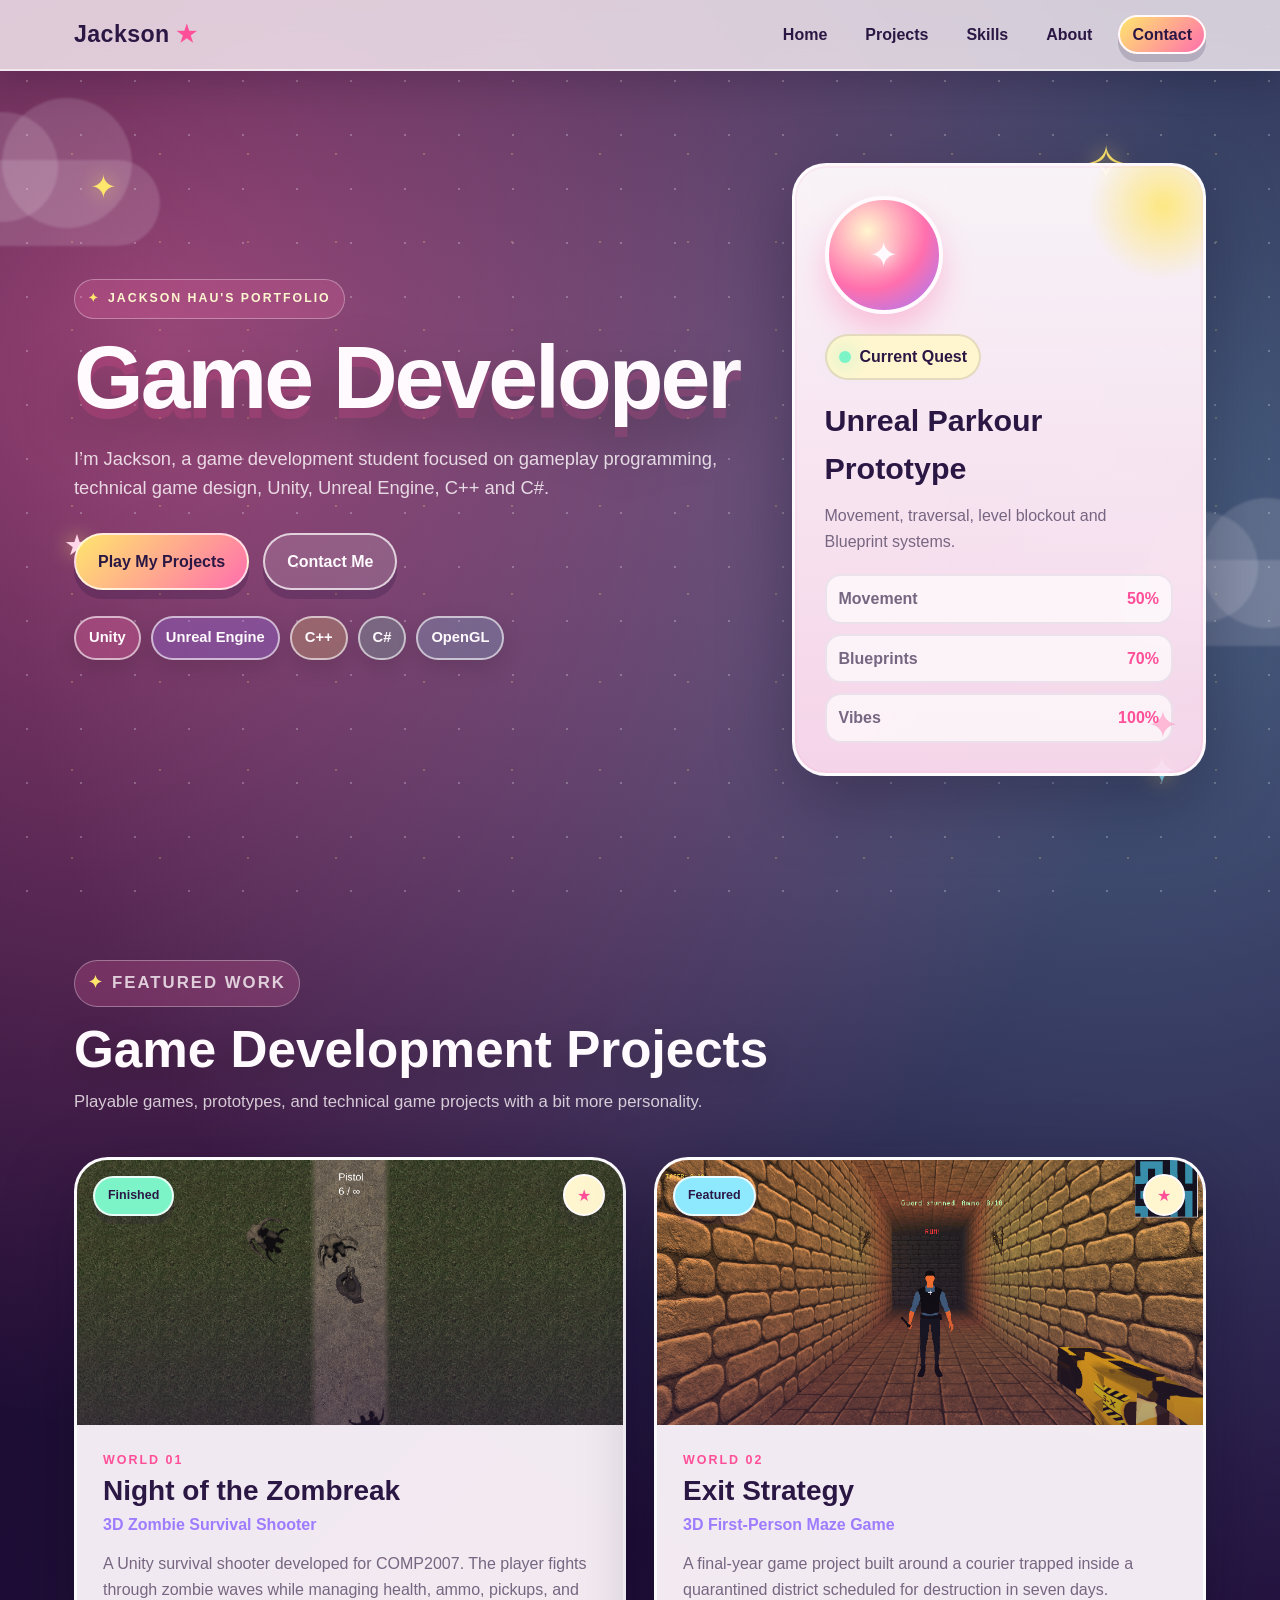
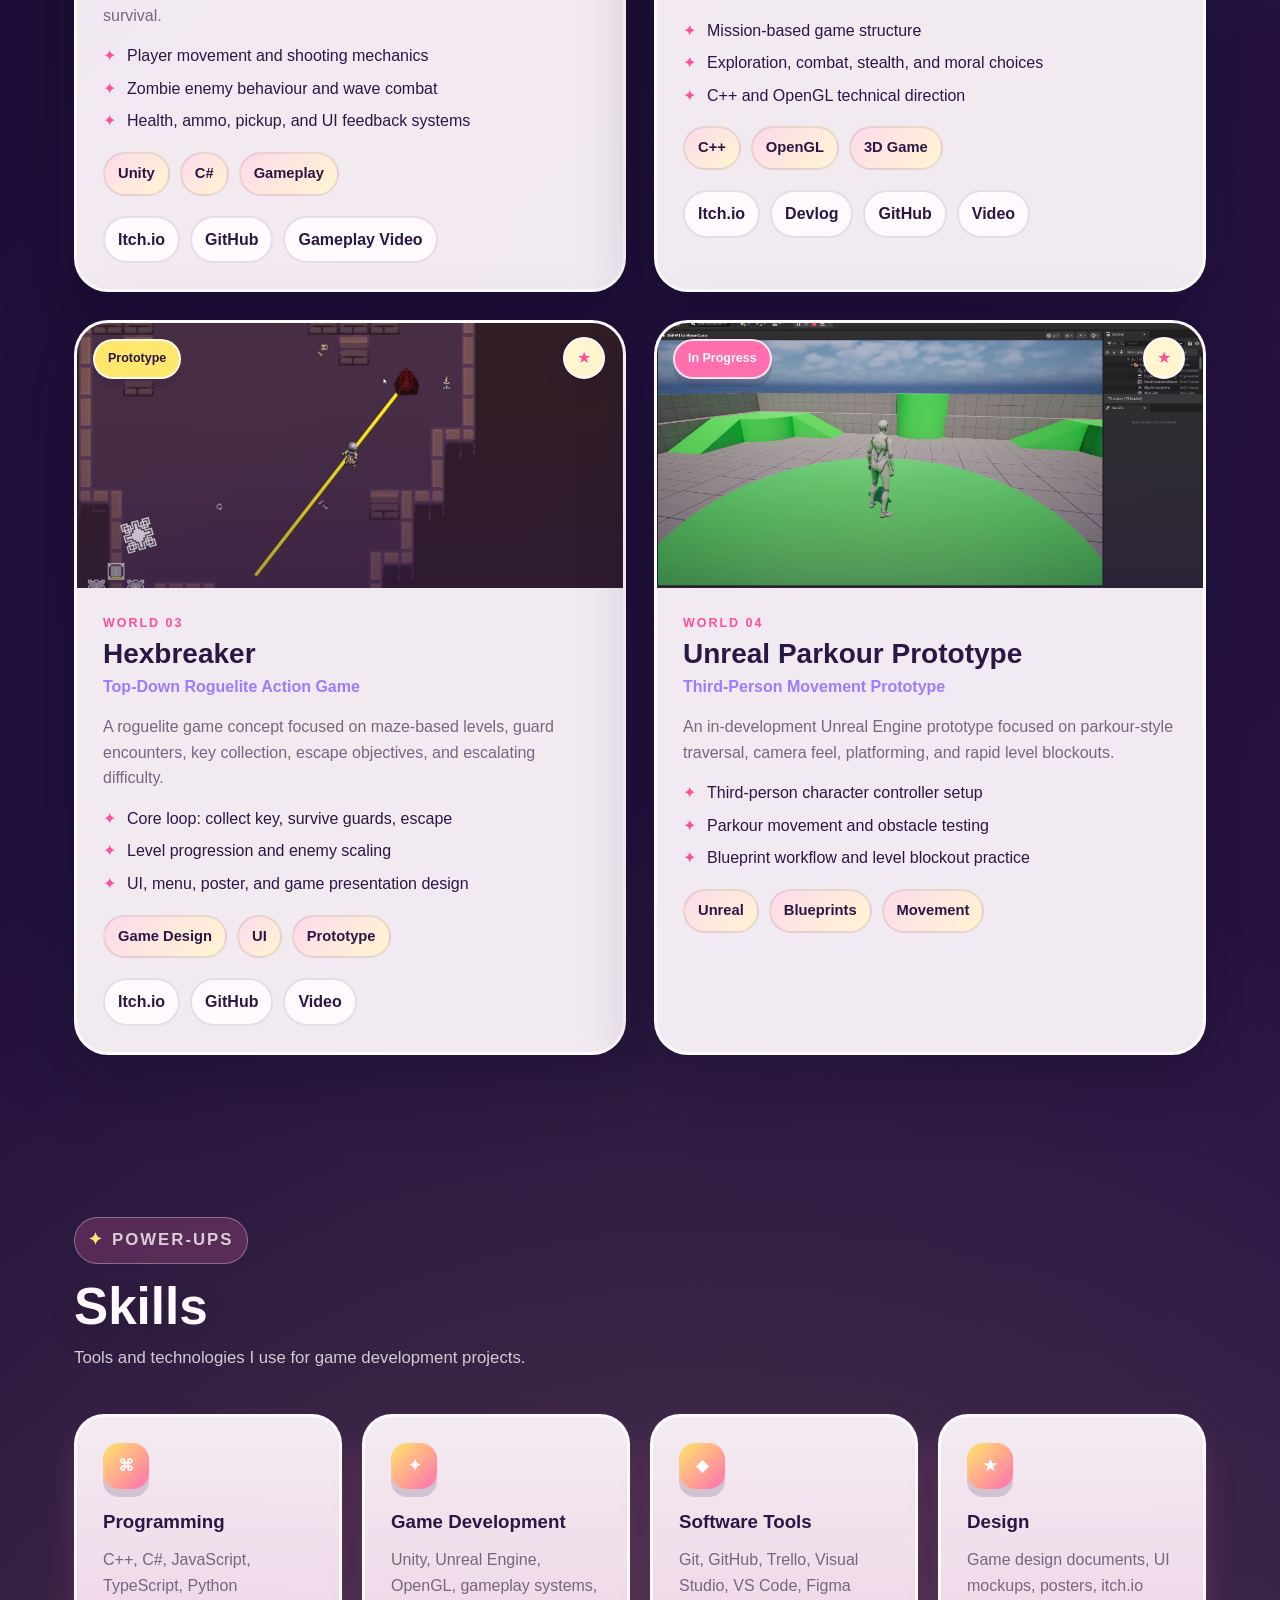
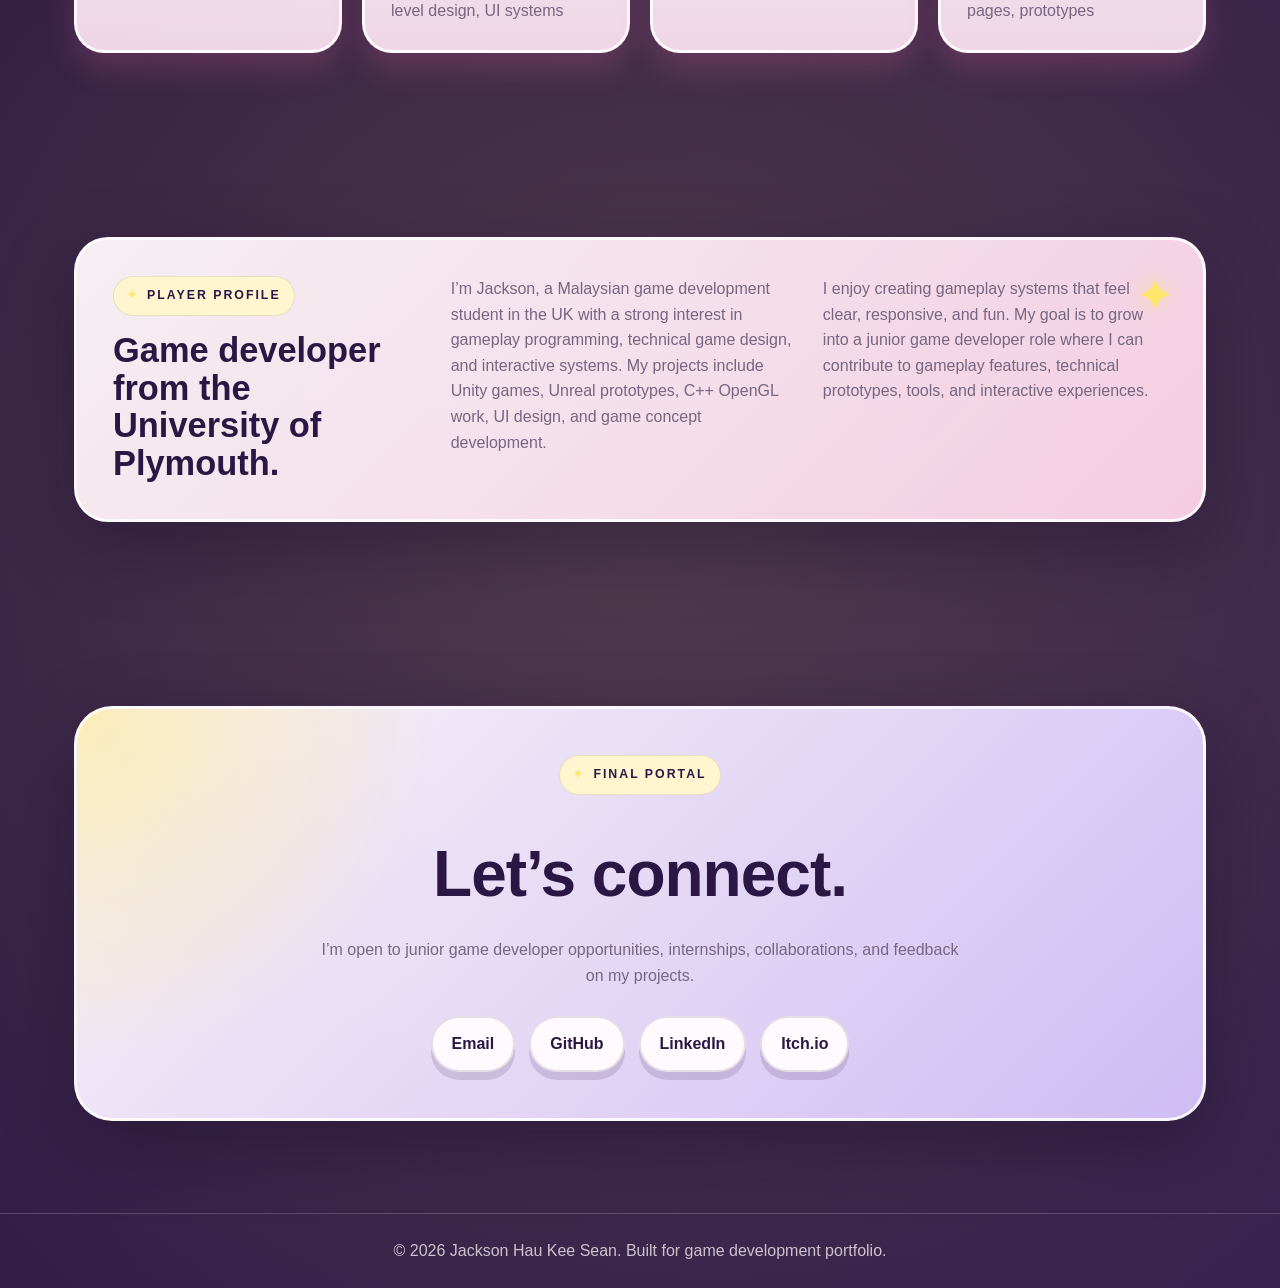
<file: index.html>
<!DOCTYPE html>
<html lang="en">
<head>
  <meta charset="UTF-8" />
  <meta name="viewport" content="width=device-width, initial-scale=1.0" />
  <title>Jackson Hau Kee Sean | Game Developer Portfolio</title>
  <link rel="stylesheet" href="style.css" />
</head>

<body>
  <div class="background-decor" aria-hidden="true">
    <span class="cloud cloud-one"></span>
    <span class="cloud cloud-two"></span>
    <span class="star star-one">✦</span>
    <span class="star star-two">✧</span>
    <span class="star star-three">★</span>
    <span class="star star-four">✦</span>
  </div>

  <header class="header">
    <nav class="nav">
      <a href="#home" class="logo">Jackson<span>★</span></a>

      <button class="menu-btn" id="menuBtn" aria-label="Toggle navigation">
        ☰
      </button>

      <ul class="nav-links" id="navLinks">
        <li><a href="#home">Home</a></li>
        <li><a href="#projects">Projects</a></li>
        <li><a href="#skills">Skills</a></li>
        <li><a href="#about">About</a></li>
        <li><a href="#contact" class="nav-cta">Contact</a></li>
      </ul>
    </nav>
  </header>

  <main>
    <!-- HERO -->
    <section id="home" class="hero section">
      <div class="hero-content reveal">
        <p class="eyebrow">Jackson Hau's Portfolio</p>
        <h1>Game Developer</h1>
        <p class="hero-text">
          I’m Jackson, a game development student focused on gameplay programming,
          technical game design, Unity, Unreal Engine, C++ and C#.
        </p>

        <div class="hero-buttons">
          <a href="#projects" class="btn primary-btn">Play My Projects</a>
          <a href="#contact" class="btn secondary-btn">Contact Me</a>
        </div>

        <div class="hero-tags">
          <span>Unity</span>
          <span>Unreal Engine</span>
          <span>C++</span>
          <span>C#</span>
          <span>OpenGL</span>
        </div>
      </div>

      <div class="hero-card reveal">
        <div class="dream-orb">
          <span class="orb-face">✦</span>
        </div>
        <div class="status-line">
          <span class="status-dot"></span>
          <span>Current Quest</span>
        </div>
        <h2>Unreal Parkour Prototype</h2>
        <p>Movement, traversal, level blockout and Blueprint systems.</p>
        <div class="mini-stats">
          <div>
            <span>Movement</span>
            <strong>50%</strong>
          </div>
          <div>
            <span>Blueprints</span>
            <strong>70%</strong>
          </div>
          <div>
            <span>Vibes</span>
            <strong>100%</strong>
          </div>
        </div>
      </div>
    </section>

    <!-- PROJECTS -->
    <section id="projects" class="section">
      <div class="section-heading reveal">
        <p class="eyebrow">Featured Work</p>
        <h2>Game Development Projects</h2>
        <p>
          Playable games, prototypes, and technical game projects with a bit more personality.
        </p>
      </div>

      <div class="projects-grid">
        <!-- PROJECT 1 -->
        <article class="project-card reveal">
          <div class="project-image">
            <img src="assets/night-zombreak.png" alt="Night of the Zombreak screenshot" />
            <span class="badge finished">Finished</span>
          </div>

          <div class="project-content">
            <p class="project-number">World 01</p>
            <h3>Night of the Zombreak</h3>
            <p class="project-type">3D Zombie Survival Shooter</p>

            <p>
              A Unity survival shooter developed for COMP2007. The player fights
              through zombie waves while managing health, ammo, pickups, and survival.
            </p>

            <ul>
              <li>Player movement and shooting mechanics</li>
              <li>Zombie enemy behaviour and wave combat</li>
              <li>Health, ammo, pickup, and UI feedback systems</li>
            </ul>

            <div class="tech-stack">
              <span>Unity</span>
              <span>C#</span>
              <span>Gameplay</span>
            </div>

            <div class="project-links">
              <a href="https://jacksstuffs.itch.io/night-of-the-zombreak" target="_blank">Itch.io</a>
              <a href="https://github.com/JacksonHau/COMP2007-Assessment-2" target="_blank">GitHub</a>
              <a href="https://www.youtube.com/watch?v=iKLEpVbjDRo" target="_blank">Gameplay Video</a>
            </div>
          </div>
        </article>

        <!-- PROJECT 2 -->
        <article class="project-card reveal">
          <div class="project-image">
            <img src="assets/exit-strategy.png" alt="Exit Strategy screenshot" />
            <span class="badge featured">Featured</span>
          </div>

          <div class="project-content">
            <p class="project-number">World 02</p>
            <h3>Exit Strategy</h3>
            <p class="project-type">3D First-Person Maze Game</p>

            <p>
              A final-year game project built around a courier trapped inside a
              quarantined district scheduled for destruction in seven days.
            </p>

            <ul>
              <li>Mission-based game structure</li>
              <li>Exploration, combat, stealth, and moral choices</li>
              <li>C++ and OpenGL technical direction</li>
            </ul>

            <div class="tech-stack">
              <span>C++</span>
              <span>OpenGL</span>
              <span>3D Game</span>
            </div>

            <div class="project-links">
                <a href="https://jacksstuffs.itch.io/exit-strategy" target="_blank">Itch.io</a>
                <a href="https://www.youtube.com/playlist?list=PLltnhxtRLDrI2imisRHv86qoV7T4agoK9" target="_blank">Devlog</a>
                <a href="https://github.com/JacksonHau/COMP3000" target="_blank">GitHub</a>
                <a href="https://youtu.be/eMf52zSyC3E" target="_blank">Video</a>
            </div>
          </div>
        </article>

        <!-- PROJECT 3 -->
        <article class="project-card reveal">
          <div class="project-image">
            <img src="assets/hexbreaker.png" alt="Hexbreaker screenshot" />
            <span class="badge concept">Prototype</span>
          </div>

          <div class="project-content">
            <p class="project-number">World 03</p>
            <h3>Hexbreaker</h3>
            <p class="project-type">Top-Down Roguelite Action Game</p>

            <p>
              A roguelite game concept focused on maze-based levels, guard encounters,
              key collection, escape objectives, and escalating difficulty.
            </p>

            <ul>
              <li>Core loop: collect key, survive guards, escape</li>
              <li>Level progression and enemy scaling</li>
              <li>UI, menu, poster, and game presentation design</li>
            </ul>

            <div class="tech-stack">
              <span>Game Design</span>
              <span>UI</span>
              <span>Prototype</span>
            </div>

            <div class="project-links">
              <a href="https://jacksstuffs.itch.io/hexbreaker" target="_blank">Itch.io</a>
              <a href="https://github.com/JacksonHau/COMP3013" target="_blank">GitHub</a>
              <a href="https://www.youtube.com/watch?v=h_OjVWQOjWg" target="_blank">Video</a>
            </div>
          </div>
        </article>

        <!-- PROJECT 4 -->
        <article class="project-card reveal">
          <div class="project-image">
            <img src="assets/parkour.png" alt="Unreal Parkour Prototype screenshot" />
            <span class="badge progress">In Progress</span>
          </div>

          <div class="project-content">
            <p class="project-number">World 04</p>
            <h3>Unreal Parkour Prototype</h3>
            <p class="project-type">Third-Person Movement Prototype</p>

            <p>
              An in-development Unreal Engine prototype focused on parkour-style
              traversal, camera feel, platforming, and rapid level blockouts.
            </p>

            <ul>
              <li>Third-person character controller setup</li>
              <li>Parkour movement and obstacle testing</li>
              <li>Blueprint workflow and level blockout practice</li>
            </ul>

            <div class="tech-stack">
              <span>Unreal</span>
              <span>Blueprints</span>
              <span>Movement</span>
            </div>

            <div class="project-links">
              <!-- <a href="#" target="_blank">GitHub</a>
              <a href="#" target="_blank">Devlog</a>
              <a href="#" target="_blank">Video</a> -->
            </div>
          </div>
        </article>
      </div>
    </section>

    <!-- SKILLS -->
    <section id="skills" class="section skills-section">
      <div class="section-heading reveal">
        <p class="eyebrow">Power-Ups</p>
        <h2>Skills</h2>
        <p>Tools and technologies I use for game development projects.</p>
      </div>

      <div class="skills-grid">
        <div class="skill-box reveal">
          <span class="skill-icon">⌘</span>
          <h3>Programming</h3>
          <p>C++, C#, JavaScript, TypeScript, Python</p>
        </div>

        <div class="skill-box reveal">
          <span class="skill-icon">✦</span>
          <h3>Game Development</h3>
          <p>Unity, Unreal Engine, OpenGL, gameplay systems, level design, UI systems</p>
        </div>

        <div class="skill-box reveal">
          <span class="skill-icon">◆</span>
          <h3>Software Tools</h3>
          <p>Git, GitHub, Trello, Visual Studio, VS Code, Figma</p>
        </div>

        <div class="skill-box reveal">
          <span class="skill-icon">★</span>
          <h3>Design</h3>
          <p>Game design documents, UI mockups, posters, itch.io pages, prototypes</p>
        </div>
      </div>
    </section>

    <!-- ABOUT -->
    <section id="about" class="section about-section">
      <div class="about-wrapper reveal">
        <div>
          <p class="eyebrow">Player Profile</p>
          <h2>Game developer from the University of Plymouth.</h2>
        </div>

        <p>
          I’m Jackson, a Malaysian game development student in the UK with a strong interest
          in gameplay programming, technical game design, and interactive systems.
          My projects include Unity games, Unreal prototypes, C++ OpenGL work, UI design,
          and game concept development.
        </p>

        <p>
          I enjoy creating gameplay systems that feel clear, responsive, and fun.
          My goal is to grow into a junior game developer role where I can contribute
          to gameplay features, technical prototypes, tools, and interactive experiences.
        </p>
      </div>
    </section>

    <!-- CONTACT -->
    <section id="contact" class="section contact-section">
      <div class="contact-card reveal">
        <p class="eyebrow">Final Portal</p>
        <h2>Let’s connect.</h2>
        <p>
          I’m open to junior game developer opportunities, internships, collaborations,
          and feedback on my projects.
        </p>

        <div class="contact-links">
          <a href="mailto:jacksonhau691@gmail.com">Email</a>
          <a href="https://github.com/JacksonHau" target="_blank">GitHub</a>
          <a href="https://www.linkedin.com/in/jackson-hau-kee-sean-a536a9265/" target="_blank">LinkedIn</a>
          <a href="https://jacksstuffs.itch.io" target="_blank">Itch.io</a>
        </div>
      </div>
    </section>
  </main>

  <footer class="footer">
    <p>© 2026 Jackson Hau Kee Sean. Built for game development portfolio.</p>
  </footer>

  <script src="script.js"></script>
</body>
</html>
</file>
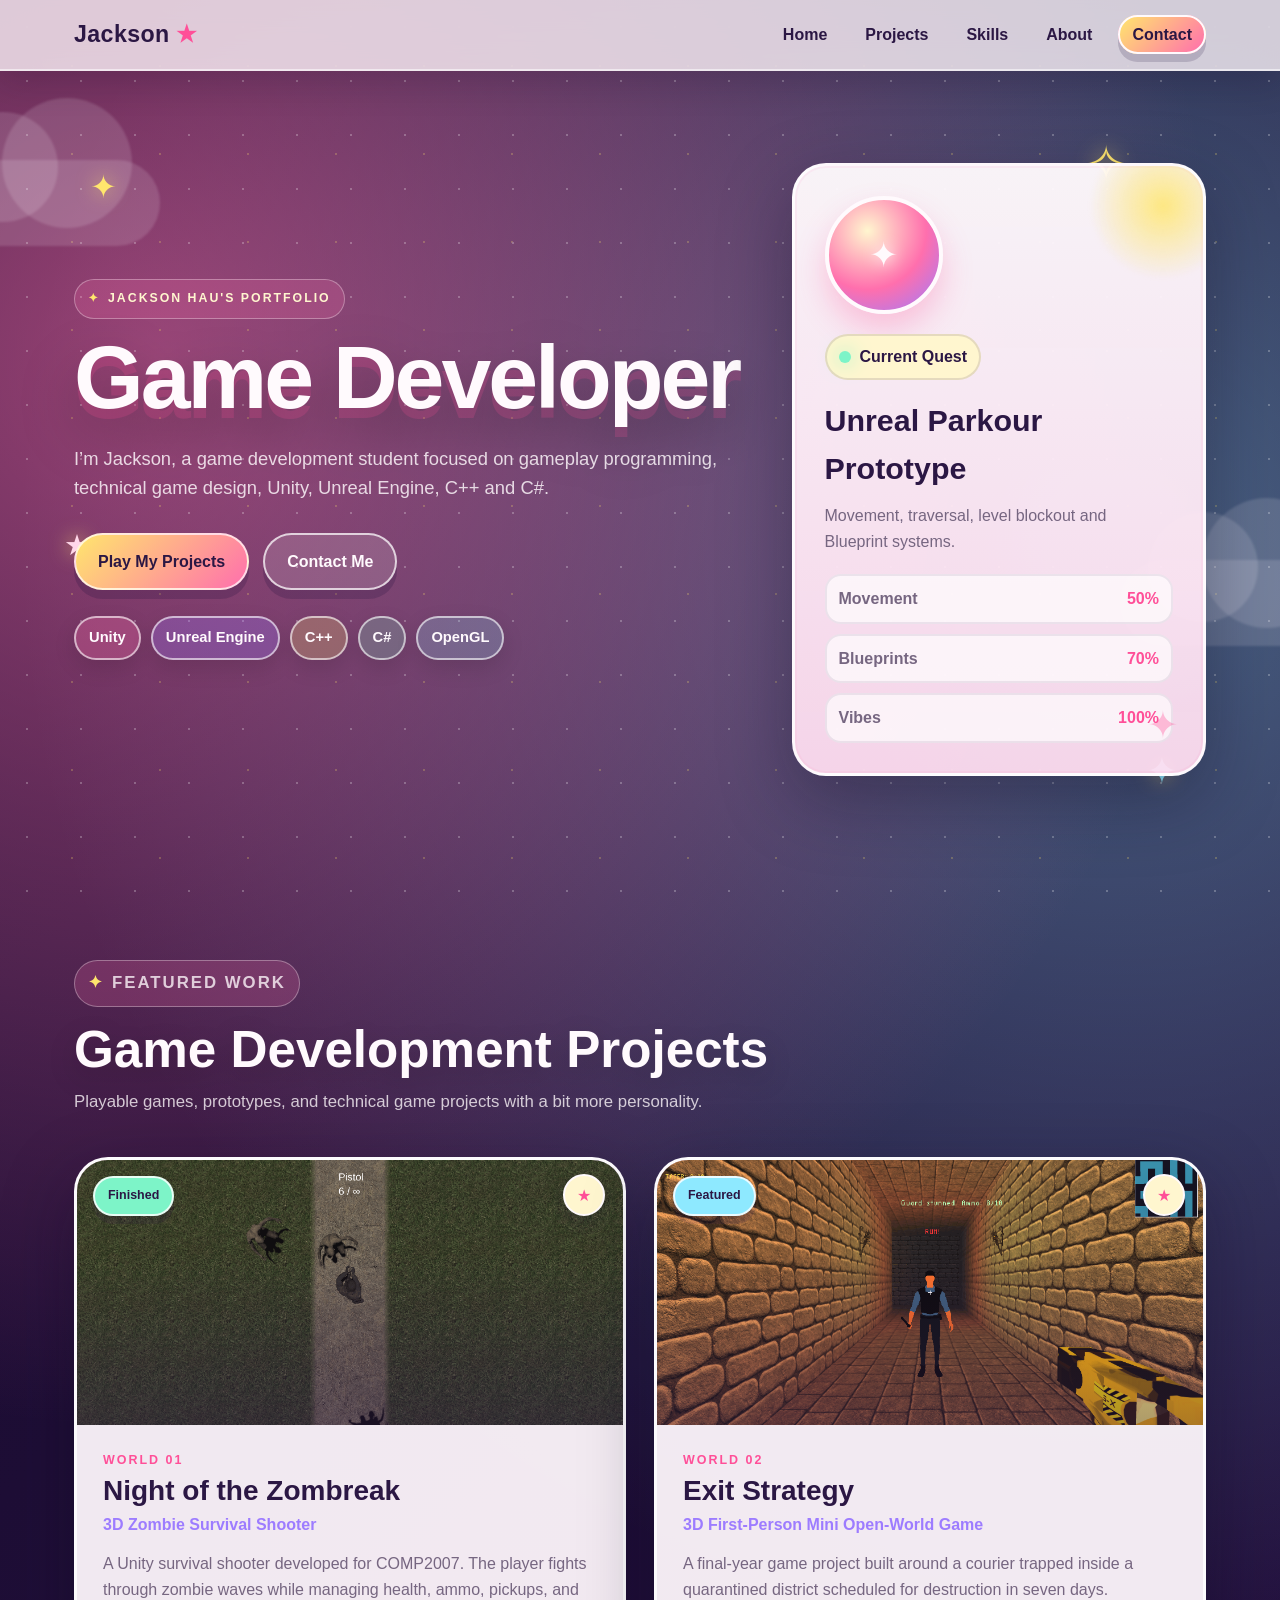
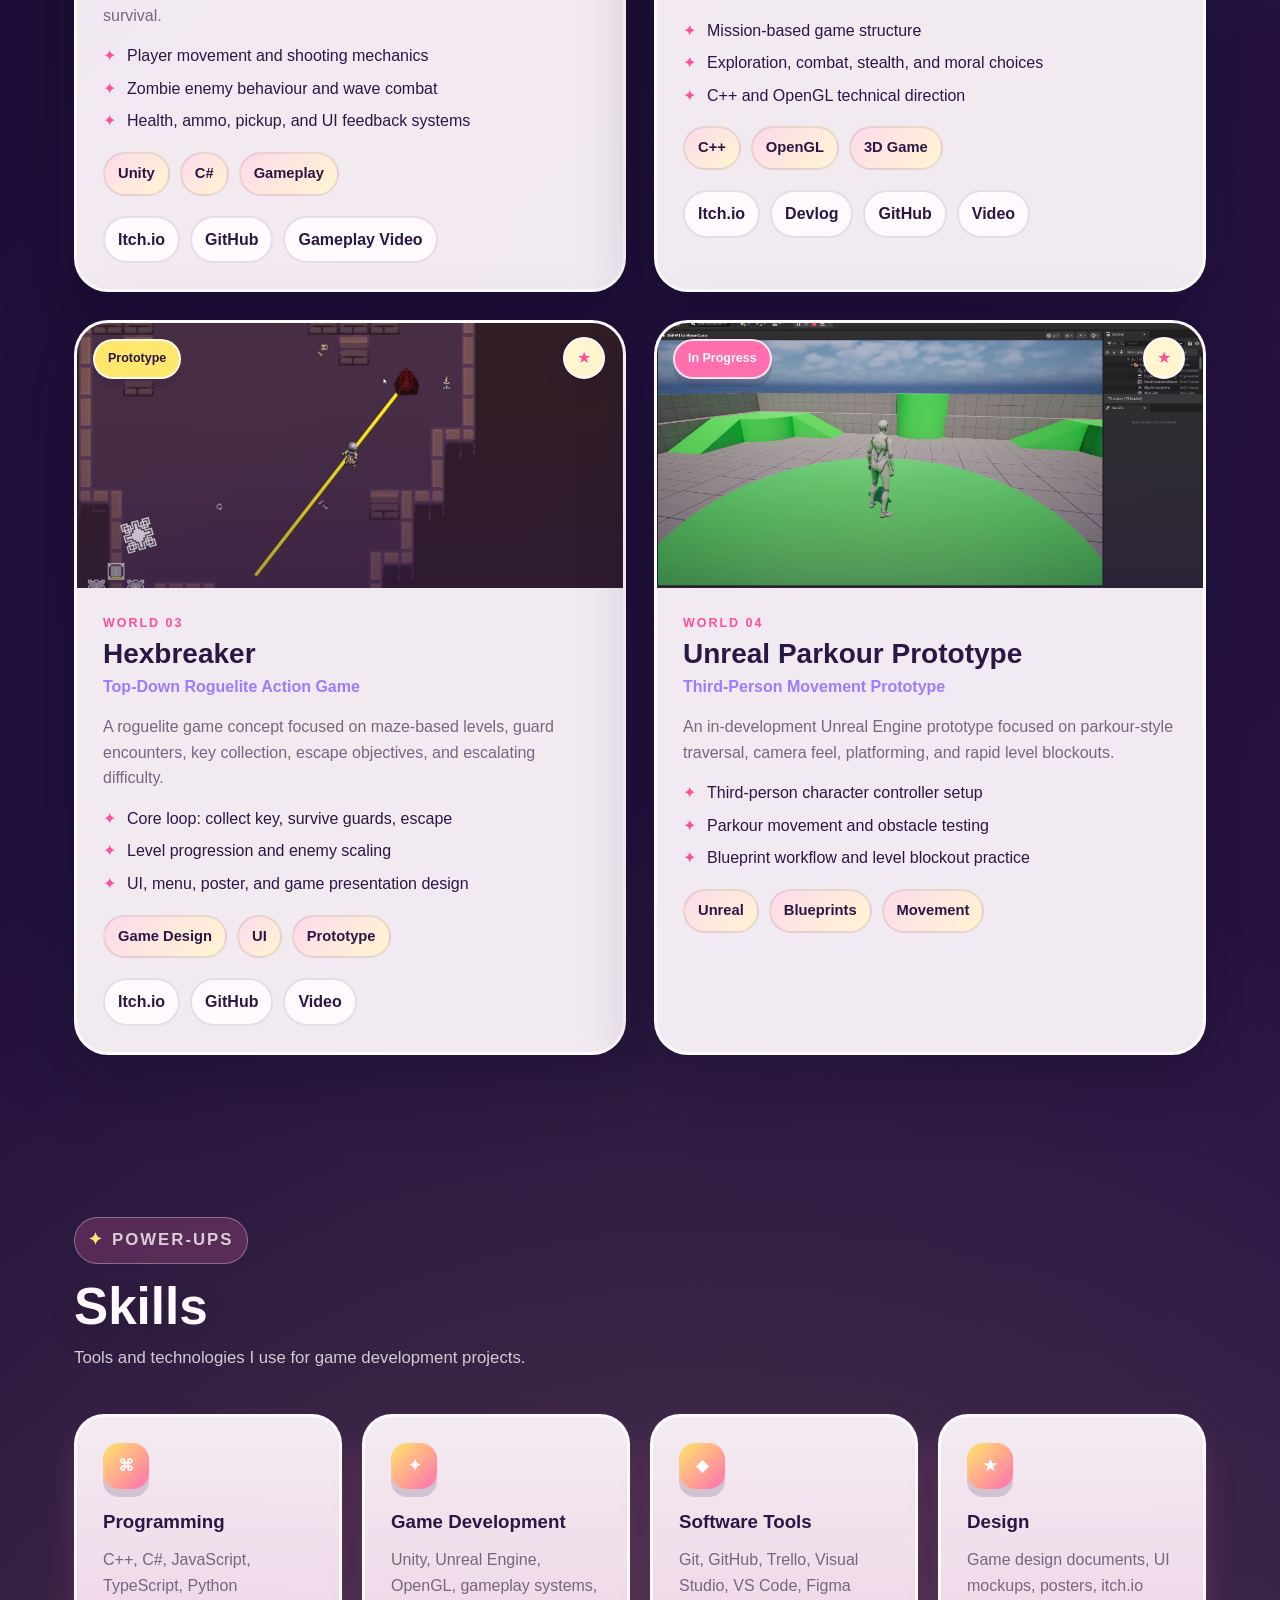
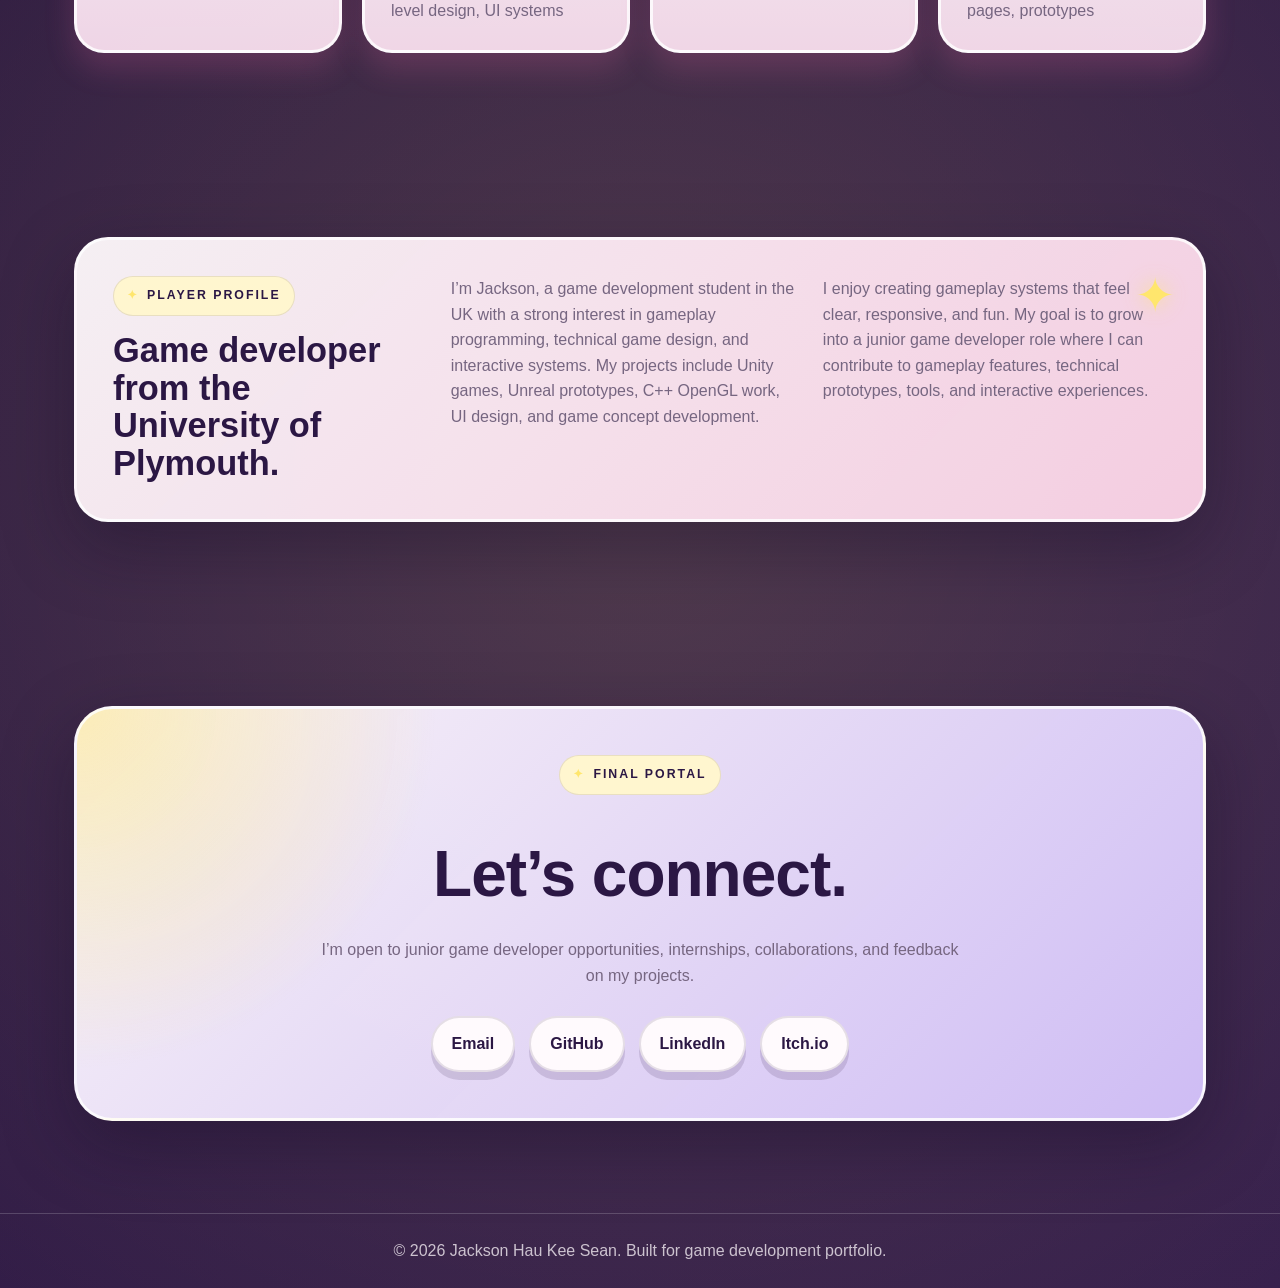
<file: portfolio/index.html>
<!DOCTYPE html>
<html lang="en">
<head>
  <meta charset="UTF-8" />
  <meta name="viewport" content="width=device-width, initial-scale=1.0" />
  <title>Jackson Hau Kee Sean | Game Developer Portfolio</title>
  <link rel="stylesheet" href="style.css" />
</head>

<body>
  <div class="background-decor" aria-hidden="true">
    <span class="cloud cloud-one"></span>
    <span class="cloud cloud-two"></span>
    <span class="star star-one">✦</span>
    <span class="star star-two">✧</span>
    <span class="star star-three">★</span>
    <span class="star star-four">✦</span>
  </div>

  <header class="header">
    <nav class="nav">
      <a href="#home" class="logo">Jackson<span>★</span></a>

      <button class="menu-btn" id="menuBtn" aria-label="Toggle navigation">
        ☰
      </button>

      <ul class="nav-links" id="navLinks">
        <li><a href="#home">Home</a></li>
        <li><a href="#projects">Projects</a></li>
        <li><a href="#skills">Skills</a></li>
        <li><a href="#about">About</a></li>
        <li><a href="#contact" class="nav-cta">Contact</a></li>
      </ul>
    </nav>
  </header>

  <main>
    <!-- HERO -->
    <section id="home" class="hero section">
      <div class="hero-content reveal">
        <p class="eyebrow">Jackson Hau's Portfolio</p>
        <h1>Game Developer</h1>
        <p class="hero-text">
          I’m Jackson, a game development student focused on gameplay programming,
          technical game design, Unity, Unreal Engine, C++ and C#.
        </p>

        <div class="hero-buttons">
          <a href="#projects" class="btn primary-btn">Play My Projects</a>
          <a href="#contact" class="btn secondary-btn">Contact Me</a>
        </div>

        <div class="hero-tags">
          <span>Unity</span>
          <span>Unreal Engine</span>
          <span>C++</span>
          <span>C#</span>
          <span>OpenGL</span>
        </div>
      </div>

      <div class="hero-card reveal">
        <div class="dream-orb">
          <span class="orb-face">✦</span>
        </div>
        <div class="status-line">
          <span class="status-dot"></span>
          <span>Current Quest</span>
        </div>
        <h2>Unreal Parkour Prototype</h2>
        <p>Movement, traversal, level blockout and Blueprint systems.</p>
        <div class="mini-stats">
          <div>
            <span>Movement</span>
            <strong>50%</strong>
          </div>
          <div>
            <span>Blueprints</span>
            <strong>70%</strong>
          </div>
          <div>
            <span>Vibes</span>
            <strong>100%</strong>
          </div>
        </div>
      </div>
    </section>

    <!-- PROJECTS -->
    <section id="projects" class="section">
      <div class="section-heading reveal">
        <p class="eyebrow">Featured Work</p>
        <h2>Game Development Projects</h2>
        <p>
          Playable games, prototypes, and technical game projects with a bit more personality.
        </p>
      </div>

      <div class="projects-grid">
        <!-- PROJECT 1 -->
        <article class="project-card reveal">
          <div class="project-image">
            <img src="assets/night-zombreak.png" alt="Night of the Zombreak screenshot" />
            <span class="badge finished">Finished</span>
          </div>

          <div class="project-content">
            <p class="project-number">World 01</p>
            <h3>Night of the Zombreak</h3>
            <p class="project-type">3D Zombie Survival Shooter</p>

            <p>
              A Unity survival shooter developed for COMP2007. The player fights
              through zombie waves while managing health, ammo, pickups, and survival.
            </p>

            <ul>
              <li>Player movement and shooting mechanics</li>
              <li>Zombie enemy behaviour and wave combat</li>
              <li>Health, ammo, pickup, and UI feedback systems</li>
            </ul>

            <div class="tech-stack">
              <span>Unity</span>
              <span>C#</span>
              <span>Gameplay</span>
            </div>

            <div class="project-links">
              <a href="https://jacksstuffs.itch.io/night-of-the-zombreak" target="_blank">Itch.io</a>
              <a href="https://github.com/JacksonHau/COMP2007-Assessment-2" target="_blank">GitHub</a>
              <a href="https://www.youtube.com/watch?v=iKLEpVbjDRo" target="_blank">Gameplay Video</a>
            </div>
          </div>
        </article>

        <!-- PROJECT 2 -->
        <article class="project-card reveal">
          <div class="project-image">
            <img src="assets/exit-strategy.png" alt="Exit Strategy screenshot" />
            <span class="badge featured">Featured</span>
          </div>

          <div class="project-content">
            <p class="project-number">World 02</p>
            <h3>Exit Strategy</h3>
            <p class="project-type">3D First-Person Mini Open-World Game</p>

            <p>
              A final-year game project built around a courier trapped inside a
              quarantined district scheduled for destruction in seven days.
            </p>

            <ul>
              <li>Mission-based game structure</li>
              <li>Exploration, combat, stealth, and moral choices</li>
              <li>C++ and OpenGL technical direction</li>
            </ul>

            <div class="tech-stack">
              <span>C++</span>
              <span>OpenGL</span>
              <span>3D Game</span>
            </div>

            <div class="project-links">
                <a href="https://jacksstuffs.itch.io/exit-strategy" target="_blank">Itch.io</a>
                <a href="https://www.youtube.com/playlist?list=PLltnhxtRLDrI2imisRHv86qoV7T4agoK9" target="_blank">Devlog</a>
                <a href="https://github.com/JacksonHau/COMP3000" target="_blank">GitHub</a>
                <a href="https://youtu.be/eMf52zSyC3E" target="_blank">Video</a>
            </div>
          </div>
        </article>

        <!-- PROJECT 3 -->
        <article class="project-card reveal">
          <div class="project-image">
            <img src="assets/hexbreaker.png" alt="Hexbreaker screenshot" />
            <span class="badge concept">Prototype</span>
          </div>

          <div class="project-content">
            <p class="project-number">World 03</p>
            <h3>Hexbreaker</h3>
            <p class="project-type">Top-Down Roguelite Action Game</p>

            <p>
              A roguelite game concept focused on maze-based levels, guard encounters,
              key collection, escape objectives, and escalating difficulty.
            </p>

            <ul>
              <li>Core loop: collect key, survive guards, escape</li>
              <li>Level progression and enemy scaling</li>
              <li>UI, menu, poster, and game presentation design</li>
            </ul>

            <div class="tech-stack">
              <span>Game Design</span>
              <span>UI</span>
              <span>Prototype</span>
            </div>

            <div class="project-links">
              <a href="https://jacksstuffs.itch.io/hexbreaker" target="_blank">Itch.io</a>
              <a href="https://github.com/JacksonHau/COMP3013" target="_blank">GitHub</a>
              <a href="https://www.youtube.com/watch?v=h_OjVWQOjWg" target="_blank">Video</a>
            </div>
          </div>
        </article>

        <!-- PROJECT 4 -->
        <article class="project-card reveal">
          <div class="project-image">
            <img src="assets/parkour.png" alt="Unreal Parkour Prototype screenshot" />
            <span class="badge progress">In Progress</span>
          </div>

          <div class="project-content">
            <p class="project-number">World 04</p>
            <h3>Unreal Parkour Prototype</h3>
            <p class="project-type">Third-Person Movement Prototype</p>

            <p>
              An in-development Unreal Engine prototype focused on parkour-style
              traversal, camera feel, platforming, and rapid level blockouts.
            </p>

            <ul>
              <li>Third-person character controller setup</li>
              <li>Parkour movement and obstacle testing</li>
              <li>Blueprint workflow and level blockout practice</li>
            </ul>

            <div class="tech-stack">
              <span>Unreal</span>
              <span>Blueprints</span>
              <span>Movement</span>
            </div>

            <div class="project-links">
              <!-- <a href="#" target="_blank">GitHub</a>
              <a href="#" target="_blank">Devlog</a>
              <a href="#" target="_blank">Video</a> -->
            </div>
          </div>
        </article>
      </div>
    </section>

    <!-- SKILLS -->
    <section id="skills" class="section skills-section">
      <div class="section-heading reveal">
        <p class="eyebrow">Power-Ups</p>
        <h2>Skills</h2>
        <p>Tools and technologies I use for game development projects.</p>
      </div>

      <div class="skills-grid">
        <div class="skill-box reveal">
          <span class="skill-icon">⌘</span>
          <h3>Programming</h3>
          <p>C++, C#, JavaScript, TypeScript, Python</p>
        </div>

        <div class="skill-box reveal">
          <span class="skill-icon">✦</span>
          <h3>Game Development</h3>
          <p>Unity, Unreal Engine, OpenGL, gameplay systems, level design, UI systems</p>
        </div>

        <div class="skill-box reveal">
          <span class="skill-icon">◆</span>
          <h3>Software Tools</h3>
          <p>Git, GitHub, Trello, Visual Studio, VS Code, Figma</p>
        </div>

        <div class="skill-box reveal">
          <span class="skill-icon">★</span>
          <h3>Design</h3>
          <p>Game design documents, UI mockups, posters, itch.io pages, prototypes</p>
        </div>
      </div>
    </section>

    <!-- ABOUT -->
    <section id="about" class="section about-section">
      <div class="about-wrapper reveal">
        <div>
          <p class="eyebrow">Player Profile</p>
          <h2>Game developer from the University of Plymouth.</h2>
        </div>

        <p>
          I’m Jackson, a game development student in the UK with a strong interest
          in gameplay programming, technical game design, and interactive systems.
          My projects include Unity games, Unreal prototypes, C++ OpenGL work, UI design,
          and game concept development.
        </p>

        <p>
          I enjoy creating gameplay systems that feel clear, responsive, and fun.
          My goal is to grow into a junior game developer role where I can contribute
          to gameplay features, technical prototypes, tools, and interactive experiences.
        </p>
      </div>
    </section>

    <!-- CONTACT -->
    <section id="contact" class="section contact-section">
      <div class="contact-card reveal">
        <p class="eyebrow">Final Portal</p>
        <h2>Let’s connect.</h2>
        <p>
          I’m open to junior game developer opportunities, internships, collaborations,
          and feedback on my projects.
        </p>

        <div class="contact-links">
          <a href="mailto:jacksonhau691@gmail.com">Email</a>
          <a href="https://github.com/JacksonHau" target="_blank">GitHub</a>
          <a href="https://www.linkedin.com/in/jackson-hau-kee-sean-a536a9265/" target="_blank">LinkedIn</a>
          <a href="https://jacksstuffs.itch.io" target="_blank">Itch.io</a>
        </div>
      </div>
    </section>
  </main>

  <footer class="footer">
    <p>© 2026 Jackson Hau Kee Sean. Built for game development portfolio.</p>
  </footer>

  <script src="script.js"></script>
</body>
</html>
</file>
<file: style.css>
:root {
  --night: #180b2d;
  --night-two: #24113f;
  --dream-card: rgba(255, 248, 253, 0.94);
  --dream-card-two: rgba(255, 229, 244, 0.92);
  --ink: #2b1744;
  --muted: #766681;
  --pink: #ff6fad;
  --hot-pink: #ff4f98;
  --soft-pink: #ffd7ea;
  --cream: #fff6cf;
  --yellow: #ffe66d;
  --mint: #7df4c8;
  --sky: #8ee9ff;
  --purple: #9d7cff;
  --lavender: #d8c6ff;
  --white: #fffafd;
  --border: rgba(255, 255, 255, 0.34);
  --dark-border: rgba(43, 23, 68, 0.12);
  --shadow: 0 24px 70px rgba(18, 8, 34, 0.35);
  --soft-shadow: 0 16px 30px rgba(255, 111, 173, 0.18);
}

* {
  margin: 0;
  padding: 0;
  box-sizing: border-box;
}

html {
  scroll-behavior: smooth;
}

body {
  min-height: 100vh;
  font-family: "Trebuchet MS", "Arial Rounded MT Bold", Arial, Helvetica, sans-serif;
  background:
    radial-gradient(circle at 12% 8%, rgba(255, 111, 173, 0.55), transparent 25%),
    radial-gradient(circle at 88% 12%, rgba(142, 233, 255, 0.38), transparent 27%),
    radial-gradient(circle at 50% 82%, rgba(255, 230, 109, 0.18), transparent 35%),
    linear-gradient(135deg, var(--night), var(--night-two) 52%, #30194c);
  color: var(--white);
  line-height: 1.6;
  overflow-x: hidden;
}

body::before {
  content: "";
  position: fixed;
  inset: 0;
  pointer-events: none;
  opacity: 0.28;
  background-image:
    radial-gradient(circle, rgba(255, 255, 255, 0.9) 1.2px, transparent 1.4px),
    radial-gradient(circle, rgba(255, 230, 109, 0.85) 1px, transparent 1.3px);
  background-size: 54px 54px, 88px 88px;
  background-position: 0 0, 28px 22px;
}

img {
  width: 100%;
  display: block;
}

a {
  color: inherit;
  text-decoration: none;
}

ul {
  list-style: none;
}

.background-decor {
  position: fixed;
  inset: 0;
  pointer-events: none;
  z-index: 0;
  overflow: hidden;
}

.cloud {
  position: absolute;
  width: 240px;
  height: 86px;
  border-radius: 999px;
  background: rgba(255, 248, 253, 0.14);
  filter: blur(1px);
  animation: floatCloud 14s ease-in-out infinite;
}

.cloud::before,
.cloud::after {
  content: "";
  position: absolute;
  border-radius: 50%;
  background: inherit;
}

.cloud::before {
  width: 110px;
  height: 110px;
  left: 28px;
  top: -48px;
}

.cloud::after {
  width: 130px;
  height: 130px;
  right: 28px;
  top: -62px;
}

.cloud-one {
  top: 160px;
  left: -80px;
}

.cloud-two {
  right: -80px;
  top: 560px;
  animation-delay: -6s;
}

.star {
  position: absolute;
  color: var(--yellow);
  text-shadow: 0 0 20px rgba(255, 230, 109, 0.8);
  animation: twinkle 3s ease-in-out infinite;
}

.star-one {
  top: 18%;
  left: 7%;
  font-size: 2rem;
}

.star-two {
  top: 14%;
  right: 12%;
  font-size: 3rem;
  animation-delay: -1s;
}

.star-three {
  top: 58%;
  left: 5%;
  font-size: 1.8rem;
  color: var(--soft-pink);
  animation-delay: -2s;
}

.star-four {
  bottom: 11%;
  right: 8%;
  font-size: 2.4rem;
  color: var(--sky);
  animation-delay: -1.5s;
}

.header,
main,
.footer {
  position: relative;
  z-index: 1;
}

/* HEADER */

.header {
  position: sticky;
  top: 0;
  z-index: 100;
  background: rgba(255, 246, 252, 0.78);
  backdrop-filter: blur(18px);
  border-bottom: 2px solid rgba(255, 255, 255, 0.55);
  box-shadow: 0 12px 35px rgba(18, 8, 34, 0.16);
}

.nav {
  max-width: 1180px;
  margin: 0 auto;
  padding: 16px 24px;
  display: flex;
  justify-content: space-between;
  align-items: center;
}

.logo {
  font-size: 1.45rem;
  font-weight: 900;
  letter-spacing: 0.4px;
  color: var(--ink);
  display: inline-flex;
  align-items: center;
  gap: 6px;
}

.logo span {
  color: var(--hot-pink);
  display: inline-block;
  animation: spinStar 6s linear infinite;
}

.nav-links {
  display: flex;
  align-items: center;
  gap: 14px;
  list-style: none;
}

.nav-links a {
  color: var(--ink);
  font-weight: 900;
  padding: 9px 12px;
  border-radius: 999px;
  transition: 0.25s ease;
}

.nav-links a:hover {
  background: var(--soft-pink);
  color: var(--hot-pink);
  transform: translateY(-2px);
}

.nav-cta {
  background: linear-gradient(135deg, var(--yellow), var(--pink));
  color: var(--ink) !important;
  border: 2px solid var(--white);
  box-shadow: 0 8px 0 rgba(43, 23, 68, 0.18);
}

.menu-btn {
  display: none;
  background: var(--white);
  color: var(--ink);
  border: 2px solid rgba(43, 23, 68, 0.14);
  border-radius: 16px;
  width: 46px;
  height: 44px;
  font-size: 1.55rem;
  cursor: pointer;
  box-shadow: 0 8px 0 rgba(43, 23, 68, 0.12);
}

/* GENERAL */

.section {
  max-width: 1180px;
  margin: 0 auto;
  padding: 92px 24px;
}

.eyebrow {
  display: inline-flex;
  align-items: center;
  gap: 8px;
  color: var(--cream);
  background: rgba(255, 111, 173, 0.2);
  border: 1px solid rgba(255, 255, 255, 0.32);
  text-transform: uppercase;
  letter-spacing: 2px;
  font-size: 0.77rem;
  font-weight: 900;
  margin-bottom: 16px;
  padding: 9px 13px;
  border-radius: 999px;
}

.eyebrow::before {
  content: "✦";
  color: var(--yellow);
}

.section-heading {
  max-width: 760px;
  margin-bottom: 42px;
}

.section-heading h2 {
  font-size: clamp(2.2rem, 4vw, 3.35rem);
  line-height: 1.05;
  margin-bottom: 12px;
  color: var(--white);
  text-shadow: 0 10px 30px rgba(0, 0, 0, 0.2);
}

.section-heading p {
  color: rgba(255, 250, 253, 0.78);
  font-size: 1.05rem;
}

/* HERO */

.hero {
  min-height: 88vh;
  display: grid;
  grid-template-columns: 1.3fr 0.8fr;
  gap: 44px;
  align-items: center;
}

.hero h1 {
  font-size: clamp(3rem, 7vw, 6.4rem);
  line-height: 0.95;
  max-width: 900px;
  margin-bottom: 24px;
  letter-spacing: -3px;
  color: var(--white);
  text-shadow: 0 10px 0 rgba(255, 79, 152, 0.18), 0 24px 55px rgba(0, 0, 0, 0.35);
}

.hero-text {
  max-width: 700px;
  color: rgba(255, 250, 253, 0.82);
  font-size: 1.15rem;
  margin-bottom: 30px;
}

.hero-buttons {
  display: flex;
  flex-wrap: wrap;
  gap: 14px;
  margin-bottom: 26px;
}

.btn {
  position: relative;
  padding: 14px 22px;
  border-radius: 999px;
  font-weight: 900;
  transition: 0.25s ease;
  border: 2px solid rgba(255, 255, 255, 0.72);
  box-shadow: 0 9px 0 rgba(43, 23, 68, 0.24);
}

.primary-btn {
  background: linear-gradient(135deg, var(--yellow), var(--pink));
  color: var(--ink);
}

.secondary-btn {
  background: rgba(255, 250, 253, 0.14);
  color: var(--white);
}

.btn:hover {
  transform: translateY(-4px);
  box-shadow: 0 13px 0 rgba(43, 23, 68, 0.2);
}

.btn:active {
  transform: translateY(3px);
  box-shadow: 0 4px 0 rgba(43, 23, 68, 0.26);
}

.hero-tags,
.tech-stack {
  display: flex;
  flex-wrap: wrap;
  gap: 10px;
}

.hero-tags span,
.tech-stack span {
  border: 2px solid rgba(255, 255, 255, 0.6);
  background: rgba(255, 250, 253, 0.16);
  color: var(--white);
  padding: 8px 13px;
  border-radius: 999px;
  font-size: 0.92rem;
  font-weight: 900;
  box-shadow: 0 8px 22px rgba(0, 0, 0, 0.12);
}

.hero-tags span:nth-child(1) { background: rgba(255, 111, 173, 0.28); }
.hero-tags span:nth-child(2) { background: rgba(157, 124, 255, 0.28); }
.hero-tags span:nth-child(3) { background: rgba(255, 230, 109, 0.22); }
.hero-tags span:nth-child(4) { background: rgba(125, 244, 200, 0.2); }
.hero-tags span:nth-child(5) { background: rgba(142, 233, 255, 0.2); }

.hero-card {
  background: linear-gradient(180deg, rgba(255, 250, 253, 0.96), rgba(255, 221, 240, 0.94));
  border: 3px solid rgba(255, 255, 255, 0.82);
  border-radius: 34px;
  padding: 30px;
  box-shadow: var(--shadow), inset 0 0 0 2px rgba(255, 111, 173, 0.08);
  position: relative;
  overflow: hidden;
  color: var(--ink);
  transform: rotate(1.2deg);
}

.hero-card::before {
  content: "";
  position: absolute;
  inset: -40px -40px auto auto;
  width: 160px;
  height: 160px;
  background: radial-gradient(circle, rgba(255, 230, 109, 0.85), transparent 65%);
  filter: blur(2px);
}

.hero-card::after {
  content: "✦";
  position: absolute;
  right: 24px;
  bottom: 18px;
  color: var(--hot-pink);
  font-size: 2.4rem;
  opacity: 0.35;
}

.dream-orb {
  width: 118px;
  height: 118px;
  border-radius: 50%;
  background: radial-gradient(circle at 35% 28%, var(--cream), var(--pink) 55%, var(--purple));
  border: 4px solid var(--white);
  display: grid;
  place-items: center;
  box-shadow: 0 16px 30px rgba(255, 79, 152, 0.28);
  margin-bottom: 20px;
  animation: floatOrb 4s ease-in-out infinite;
}

.orb-face {
  font-size: 2.2rem;
  color: var(--white);
  text-shadow: 0 0 16px rgba(255, 255, 255, 0.95);
}

.status-line {
  display: inline-flex;
  align-items: center;
  gap: 9px;
  background: var(--cream);
  border: 2px solid rgba(43, 23, 68, 0.12);
  padding: 8px 12px;
  border-radius: 999px;
  color: var(--ink);
  font-weight: 900;
  margin-bottom: 16px;
}

.status-dot {
  width: 12px;
  height: 12px;
  background: var(--mint);
  border-radius: 50%;
  box-shadow: 0 0 20px var(--mint);
}

.hero-card h2 {
  margin-bottom: 10px;
  font-size: 1.9rem;
}

.hero-card p {
  color: var(--muted);
  margin-bottom: 20px;
}

.mini-stats {
  display: grid;
  gap: 10px;
}

.mini-stats div {
  display: flex;
  justify-content: space-between;
  gap: 12px;
  background: rgba(255, 255, 255, 0.68);
  border: 2px solid rgba(43, 23, 68, 0.08);
  padding: 10px 12px;
  border-radius: 16px;
  font-weight: 900;
}

.mini-stats span {
  color: var(--muted);
}

.mini-stats strong {
  color: var(--hot-pink);
}

/* PROJECTS */

.projects-grid {
  display: grid;
  grid-template-columns: repeat(2, 1fr);
  gap: 28px;
}

.project-card {
  background: var(--dream-card);
  border: 3px solid rgba(255, 255, 255, 0.82);
  border-radius: 34px;
  overflow: hidden;
  box-shadow: var(--shadow);
  transition: 0.25s ease;
  color: var(--ink);
  position: relative;
}

.project-card:nth-child(even) {
  transform: rotate(0.7deg);
}

.project-card:nth-child(odd) {
  transform: rotate(-0.5deg);
}

.project-card:hover {
  transform: translateY(-10px) rotate(0deg);
  box-shadow: 0 32px 80px rgba(18, 8, 34, 0.42);
}

.project-card::before {
  content: "★";
  position: absolute;
  top: 14px;
  right: 18px;
  z-index: 2;
  width: 38px;
  height: 38px;
  border-radius: 50%;
  display: grid;
  place-items: center;
  background: var(--cream);
  color: var(--hot-pink);
  border: 2px solid var(--white);
  box-shadow: 0 9px 18px rgba(43, 23, 68, 0.15);
}

.project-image {
  height: 265px;
  background: linear-gradient(135deg, var(--soft-pink), var(--lavender));
  position: relative;
  overflow: hidden;
}

.project-image::after {
  content: "";
  position: absolute;
  inset: 0;
  background: linear-gradient(180deg, transparent 35%, rgba(43, 23, 68, 0.38));
}

.project-image img {
  height: 100%;
  object-fit: cover;
  opacity: 0.94;
  transition: 0.3s ease;
}

.project-card:hover img {
  transform: scale(1.07);
}

.badge {
  position: absolute;
  top: 16px;
  left: 16px;
  z-index: 2;
  padding: 8px 13px;
  border-radius: 999px;
  font-size: 0.78rem;
  font-weight: 900;
  color: var(--ink);
  border: 2px solid rgba(255, 255, 255, 0.82);
  box-shadow: 0 8px 0 rgba(43, 23, 68, 0.16);
}

.finished { background: var(--mint); }
.featured { background: var(--sky); }
.concept { background: var(--yellow); }
.progress { background: var(--pink); color: var(--white); }

.project-content {
  padding: 26px;
}

.project-number {
  color: var(--hot-pink) !important;
  font-size: 0.78rem;
  letter-spacing: 2px;
  text-transform: uppercase;
  font-weight: 900;
  margin-bottom: 5px !important;
}

.project-content h3 {
  font-size: 1.75rem;
  line-height: 1.05;
  margin-bottom: 6px;
}

.project-type {
  color: var(--purple) !important;
  font-weight: 900;
  margin-bottom: 14px !important;
}

.project-content p {
  color: var(--muted);
  margin-bottom: 15px;
}

.project-content ul {
  margin-bottom: 18px;
  color: var(--ink);
}

.project-content li {
  margin-bottom: 7px;
  position: relative;
  padding-left: 24px;
}

.project-content li::before {
  content: "✦";
  position: absolute;
  left: 0;
  top: 0;
  color: var(--hot-pink);
}

.project-content .tech-stack span {
  background: linear-gradient(135deg, rgba(255, 215, 234, 0.85), rgba(255, 246, 207, 0.9));
  border-color: rgba(43, 23, 68, 0.1);
  color: var(--ink);
  box-shadow: none;
}

.project-links {
  display: flex;
  flex-wrap: wrap;
  gap: 10px;
  margin-top: 20px;
}

.project-links a {
  color: var(--ink);
  background: var(--white);
  font-weight: 900;
  border: 2px solid rgba(43, 23, 68, 0.12);
  border-radius: 999px;
  padding: 9px 13px;
  transition: 0.25s ease;
}

.project-links a:hover {
  background: var(--hot-pink);
  color: var(--white);
  transform: translateY(-3px);
}

/* SKILLS */

.skills-section {
  padding-top: 70px;
}

.skills-grid {
  display: grid;
  grid-template-columns: repeat(4, 1fr);
  gap: 20px;
}

.skill-box {
  background: linear-gradient(180deg, var(--dream-card), var(--dream-card-two));
  border: 3px solid rgba(255, 255, 255, 0.82);
  padding: 26px;
  border-radius: 30px;
  color: var(--ink);
  box-shadow: var(--soft-shadow);
  transition: 0.25s ease;
}

.skill-box:hover {
  transform: translateY(-7px);
}

.skill-icon {
  width: 46px;
  height: 46px;
  display: grid;
  place-items: center;
  border-radius: 16px;
  background: linear-gradient(135deg, var(--yellow), var(--pink));
  color: var(--white);
  font-weight: 900;
  margin-bottom: 18px;
  box-shadow: 0 8px 0 rgba(43, 23, 68, 0.16);
}

.skill-box h3 {
  margin-bottom: 10px;
  color: var(--ink);
}

.skill-box p {
  color: var(--muted);
}

/* ABOUT */

.about-wrapper {
  display: grid;
  grid-template-columns: 0.9fr 1fr 1fr;
  gap: 28px;
  background: linear-gradient(135deg, rgba(255, 250, 253, 0.95), rgba(255, 215, 234, 0.94));
  border: 3px solid rgba(255, 255, 255, 0.82);
  border-radius: 34px;
  padding: 36px;
  box-shadow: var(--shadow);
  color: var(--ink);
  position: relative;
  overflow: hidden;
}

.about-wrapper::after {
  content: "✦";
  position: absolute;
  right: 28px;
  top: 18px;
  font-size: 3rem;
  color: var(--yellow);
  text-shadow: 0 0 20px rgba(255, 230, 109, 0.7);
}

.about-wrapper .eyebrow {
  color: var(--ink);
  background: var(--cream);
  border-color: rgba(43, 23, 68, 0.1);
}

.about-wrapper h2 {
  font-size: 2.15rem;
  line-height: 1.1;
}

.about-wrapper p {
  color: var(--muted);
}

/* CONTACT */

.contact-card {
  background:
    radial-gradient(circle at top left, rgba(255, 230, 109, 0.45), transparent 30%),
    linear-gradient(135deg, rgba(255, 250, 253, 0.97), rgba(216, 198, 255, 0.94));
  border: 3px solid rgba(255, 255, 255, 0.82);
  border-radius: 38px;
  padding: 46px;
  text-align: center;
  box-shadow: var(--shadow);
  color: var(--ink);
}

.contact-card .eyebrow {
  color: var(--ink);
  background: var(--cream);
  border-color: rgba(43, 23, 68, 0.1);
}

.contact-card h2 {
  font-size: clamp(2.4rem, 5vw, 4rem);
  margin-bottom: 12px;
  letter-spacing: -1px;
}

.contact-card p {
  max-width: 650px;
  margin: 0 auto 28px;
  color: var(--muted);
}

.contact-links {
  display: flex;
  justify-content: center;
  flex-wrap: wrap;
  gap: 14px;
}

.contact-links a {
  padding: 13px 19px;
  border-radius: 999px;
  background: var(--white);
  border: 2px solid rgba(43, 23, 68, 0.12);
  font-weight: 900;
  transition: 0.25s ease;
  box-shadow: 0 8px 0 rgba(43, 23, 68, 0.14);
}

.contact-links a:hover {
  background: linear-gradient(135deg, var(--yellow), var(--pink));
  color: var(--ink);
  transform: translateY(-4px);
}

/* FOOTER */

.footer {
  border-top: 1px solid rgba(255, 255, 255, 0.18);
  text-align: center;
  padding: 24px;
  color: rgba(255, 250, 253, 0.74);
}

/* SCROLL REVEAL */

.reveal {
  opacity: 0;
  transform: translateY(22px) scale(0.98);
  transition: 0.7s ease;
}

.reveal.active {
  opacity: 1;
  transform: translateY(0) scale(1);
}

.cursor-sparkle {
  position: fixed;
  pointer-events: none;
  z-index: 999;
  color: var(--yellow);
  font-size: 18px;
  animation: sparklePop 700ms ease forwards;
  text-shadow: 0 0 16px rgba(255, 230, 109, 0.9);
}

/* ANIMATIONS */

@keyframes floatCloud {
  0%, 100% { transform: translateY(0); }
  50% { transform: translateY(-22px); }
}

@keyframes twinkle {
  0%, 100% { transform: scale(1) rotate(0deg); opacity: 0.72; }
  50% { transform: scale(1.25) rotate(8deg); opacity: 1; }
}

@keyframes spinStar {
  to { transform: rotate(360deg); }
}

@keyframes floatOrb {
  0%, 100% { transform: translateY(0); }
  50% { transform: translateY(-9px); }
}

@keyframes sparklePop {
  0% { transform: translate(-50%, -50%) scale(0.7) rotate(0deg); opacity: 1; }
  100% { transform: translate(-50%, -130%) scale(1.25) rotate(120deg); opacity: 0; }
}

/* RESPONSIVE */

@media (max-width: 950px) {
  .hero {
    grid-template-columns: 1fr;
  }

  .projects-grid,
  .skills-grid,
  .about-wrapper {
    grid-template-columns: 1fr;
  }

  .hero-card {
    max-width: 560px;
    transform: rotate(0deg);
  }

  .project-card:nth-child(even),
  .project-card:nth-child(odd) {
    transform: rotate(0deg);
  }
}

@media (max-width: 760px) {
  .menu-btn {
    display: grid;
    place-items: center;
  }

  .nav-links {
    position: absolute;
    top: 76px;
    right: 18px;
    width: calc(100% - 36px);
    background: rgba(255, 246, 252, 0.96);
    border: 3px solid rgba(255, 255, 255, 0.86);
    border-radius: 26px;
    padding: 20px;
    flex-direction: column;
    align-items: flex-start;
    display: none;
    box-shadow: var(--shadow);
  }

  .nav-links.show {
    display: flex;
  }

  .section {
    padding: 72px 18px;
  }

  .hero h1 {
    letter-spacing: -1.5px;
  }

  .project-image {
    height: 220px;
  }

  .contact-card,
  .about-wrapper {
    padding: 30px 20px;
  }
}
</file>
<file: portfolio/style.css>
:root {
  --night: #180b2d;
  --night-two: #24113f;
  --dream-card: rgba(255, 248, 253, 0.94);
  --dream-card-two: rgba(255, 229, 244, 0.92);
  --ink: #2b1744;
  --muted: #766681;
  --pink: #ff6fad;
  --hot-pink: #ff4f98;
  --soft-pink: #ffd7ea;
  --cream: #fff6cf;
  --yellow: #ffe66d;
  --mint: #7df4c8;
  --sky: #8ee9ff;
  --purple: #9d7cff;
  --lavender: #d8c6ff;
  --white: #fffafd;
  --border: rgba(255, 255, 255, 0.34);
  --dark-border: rgba(43, 23, 68, 0.12);
  --shadow: 0 24px 70px rgba(18, 8, 34, 0.35);
  --soft-shadow: 0 16px 30px rgba(255, 111, 173, 0.18);
}

* {
  margin: 0;
  padding: 0;
  box-sizing: border-box;
}

html {
  scroll-behavior: smooth;
}

body {
  min-height: 100vh;
  font-family: "Trebuchet MS", "Arial Rounded MT Bold", Arial, Helvetica, sans-serif;
  background:
    radial-gradient(circle at 12% 8%, rgba(255, 111, 173, 0.55), transparent 25%),
    radial-gradient(circle at 88% 12%, rgba(142, 233, 255, 0.38), transparent 27%),
    radial-gradient(circle at 50% 82%, rgba(255, 230, 109, 0.18), transparent 35%),
    linear-gradient(135deg, var(--night), var(--night-two) 52%, #30194c);
  color: var(--white);
  line-height: 1.6;
  overflow-x: hidden;
}

body::before {
  content: "";
  position: fixed;
  inset: 0;
  pointer-events: none;
  opacity: 0.28;
  background-image:
    radial-gradient(circle, rgba(255, 255, 255, 0.9) 1.2px, transparent 1.4px),
    radial-gradient(circle, rgba(255, 230, 109, 0.85) 1px, transparent 1.3px);
  background-size: 54px 54px, 88px 88px;
  background-position: 0 0, 28px 22px;
}

img {
  width: 100%;
  display: block;
}

a {
  color: inherit;
  text-decoration: none;
}

ul {
  list-style: none;
}

.background-decor {
  position: fixed;
  inset: 0;
  pointer-events: none;
  z-index: 0;
  overflow: hidden;
}

.cloud {
  position: absolute;
  width: 240px;
  height: 86px;
  border-radius: 999px;
  background: rgba(255, 248, 253, 0.14);
  filter: blur(1px);
  animation: floatCloud 14s ease-in-out infinite;
}

.cloud::before,
.cloud::after {
  content: "";
  position: absolute;
  border-radius: 50%;
  background: inherit;
}

.cloud::before {
  width: 110px;
  height: 110px;
  left: 28px;
  top: -48px;
}

.cloud::after {
  width: 130px;
  height: 130px;
  right: 28px;
  top: -62px;
}

.cloud-one {
  top: 160px;
  left: -80px;
}

.cloud-two {
  right: -80px;
  top: 560px;
  animation-delay: -6s;
}

.star {
  position: absolute;
  color: var(--yellow);
  text-shadow: 0 0 20px rgba(255, 230, 109, 0.8);
  animation: twinkle 3s ease-in-out infinite;
}

.star-one {
  top: 18%;
  left: 7%;
  font-size: 2rem;
}

.star-two {
  top: 14%;
  right: 12%;
  font-size: 3rem;
  animation-delay: -1s;
}

.star-three {
  top: 58%;
  left: 5%;
  font-size: 1.8rem;
  color: var(--soft-pink);
  animation-delay: -2s;
}

.star-four {
  bottom: 11%;
  right: 8%;
  font-size: 2.4rem;
  color: var(--sky);
  animation-delay: -1.5s;
}

.header,
main,
.footer {
  position: relative;
  z-index: 1;
}

/* HEADER */

.header {
  position: sticky;
  top: 0;
  z-index: 100;
  background: rgba(255, 246, 252, 0.78);
  backdrop-filter: blur(18px);
  border-bottom: 2px solid rgba(255, 255, 255, 0.55);
  box-shadow: 0 12px 35px rgba(18, 8, 34, 0.16);
}

.nav {
  max-width: 1180px;
  margin: 0 auto;
  padding: 16px 24px;
  display: flex;
  justify-content: space-between;
  align-items: center;
}

.logo {
  font-size: 1.45rem;
  font-weight: 900;
  letter-spacing: 0.4px;
  color: var(--ink);
  display: inline-flex;
  align-items: center;
  gap: 6px;
}

.logo span {
  color: var(--hot-pink);
  display: inline-block;
  animation: spinStar 6s linear infinite;
}

.nav-links {
  display: flex;
  align-items: center;
  gap: 14px;
  list-style: none;
}

.nav-links a {
  color: var(--ink);
  font-weight: 900;
  padding: 9px 12px;
  border-radius: 999px;
  transition: 0.25s ease;
}

.nav-links a:hover {
  background: var(--soft-pink);
  color: var(--hot-pink);
  transform: translateY(-2px);
}

.nav-cta {
  background: linear-gradient(135deg, var(--yellow), var(--pink));
  color: var(--ink) !important;
  border: 2px solid var(--white);
  box-shadow: 0 8px 0 rgba(43, 23, 68, 0.18);
}

.menu-btn {
  display: none;
  background: var(--white);
  color: var(--ink);
  border: 2px solid rgba(43, 23, 68, 0.14);
  border-radius: 16px;
  width: 46px;
  height: 44px;
  font-size: 1.55rem;
  cursor: pointer;
  box-shadow: 0 8px 0 rgba(43, 23, 68, 0.12);
}

/* GENERAL */

.section {
  max-width: 1180px;
  margin: 0 auto;
  padding: 92px 24px;
}

.eyebrow {
  display: inline-flex;
  align-items: center;
  gap: 8px;
  color: var(--cream);
  background: rgba(255, 111, 173, 0.2);
  border: 1px solid rgba(255, 255, 255, 0.32);
  text-transform: uppercase;
  letter-spacing: 2px;
  font-size: 0.77rem;
  font-weight: 900;
  margin-bottom: 16px;
  padding: 9px 13px;
  border-radius: 999px;
}

.eyebrow::before {
  content: "✦";
  color: var(--yellow);
}

.section-heading {
  max-width: 760px;
  margin-bottom: 42px;
}

.section-heading h2 {
  font-size: clamp(2.2rem, 4vw, 3.35rem);
  line-height: 1.05;
  margin-bottom: 12px;
  color: var(--white);
  text-shadow: 0 10px 30px rgba(0, 0, 0, 0.2);
}

.section-heading p {
  color: rgba(255, 250, 253, 0.78);
  font-size: 1.05rem;
}

/* HERO */

.hero {
  min-height: 88vh;
  display: grid;
  grid-template-columns: 1.3fr 0.8fr;
  gap: 44px;
  align-items: center;
}

.hero h1 {
  font-size: clamp(3rem, 7vw, 6.4rem);
  line-height: 0.95;
  max-width: 900px;
  margin-bottom: 24px;
  letter-spacing: -3px;
  color: var(--white);
  text-shadow: 0 10px 0 rgba(255, 79, 152, 0.18), 0 24px 55px rgba(0, 0, 0, 0.35);
}

.hero-text {
  max-width: 700px;
  color: rgba(255, 250, 253, 0.82);
  font-size: 1.15rem;
  margin-bottom: 30px;
}

.hero-buttons {
  display: flex;
  flex-wrap: wrap;
  gap: 14px;
  margin-bottom: 26px;
}

.btn {
  position: relative;
  padding: 14px 22px;
  border-radius: 999px;
  font-weight: 900;
  transition: 0.25s ease;
  border: 2px solid rgba(255, 255, 255, 0.72);
  box-shadow: 0 9px 0 rgba(43, 23, 68, 0.24);
}

.primary-btn {
  background: linear-gradient(135deg, var(--yellow), var(--pink));
  color: var(--ink);
}

.secondary-btn {
  background: rgba(255, 250, 253, 0.14);
  color: var(--white);
}

.btn:hover {
  transform: translateY(-4px);
  box-shadow: 0 13px 0 rgba(43, 23, 68, 0.2);
}

.btn:active {
  transform: translateY(3px);
  box-shadow: 0 4px 0 rgba(43, 23, 68, 0.26);
}

.hero-tags,
.tech-stack {
  display: flex;
  flex-wrap: wrap;
  gap: 10px;
}

.hero-tags span,
.tech-stack span {
  border: 2px solid rgba(255, 255, 255, 0.6);
  background: rgba(255, 250, 253, 0.16);
  color: var(--white);
  padding: 8px 13px;
  border-radius: 999px;
  font-size: 0.92rem;
  font-weight: 900;
  box-shadow: 0 8px 22px rgba(0, 0, 0, 0.12);
}

.hero-tags span:nth-child(1) { background: rgba(255, 111, 173, 0.28); }
.hero-tags span:nth-child(2) { background: rgba(157, 124, 255, 0.28); }
.hero-tags span:nth-child(3) { background: rgba(255, 230, 109, 0.22); }
.hero-tags span:nth-child(4) { background: rgba(125, 244, 200, 0.2); }
.hero-tags span:nth-child(5) { background: rgba(142, 233, 255, 0.2); }

.hero-card {
  background: linear-gradient(180deg, rgba(255, 250, 253, 0.96), rgba(255, 221, 240, 0.94));
  border: 3px solid rgba(255, 255, 255, 0.82);
  border-radius: 34px;
  padding: 30px;
  box-shadow: var(--shadow), inset 0 0 0 2px rgba(255, 111, 173, 0.08);
  position: relative;
  overflow: hidden;
  color: var(--ink);
  transform: rotate(1.2deg);
}

.hero-card::before {
  content: "";
  position: absolute;
  inset: -40px -40px auto auto;
  width: 160px;
  height: 160px;
  background: radial-gradient(circle, rgba(255, 230, 109, 0.85), transparent 65%);
  filter: blur(2px);
}

.hero-card::after {
  content: "✦";
  position: absolute;
  right: 24px;
  bottom: 18px;
  color: var(--hot-pink);
  font-size: 2.4rem;
  opacity: 0.35;
}

.dream-orb {
  width: 118px;
  height: 118px;
  border-radius: 50%;
  background: radial-gradient(circle at 35% 28%, var(--cream), var(--pink) 55%, var(--purple));
  border: 4px solid var(--white);
  display: grid;
  place-items: center;
  box-shadow: 0 16px 30px rgba(255, 79, 152, 0.28);
  margin-bottom: 20px;
  animation: floatOrb 4s ease-in-out infinite;
}

.orb-face {
  font-size: 2.2rem;
  color: var(--white);
  text-shadow: 0 0 16px rgba(255, 255, 255, 0.95);
}

.status-line {
  display: inline-flex;
  align-items: center;
  gap: 9px;
  background: var(--cream);
  border: 2px solid rgba(43, 23, 68, 0.12);
  padding: 8px 12px;
  border-radius: 999px;
  color: var(--ink);
  font-weight: 900;
  margin-bottom: 16px;
}

.status-dot {
  width: 12px;
  height: 12px;
  background: var(--mint);
  border-radius: 50%;
  box-shadow: 0 0 20px var(--mint);
}

.hero-card h2 {
  margin-bottom: 10px;
  font-size: 1.9rem;
}

.hero-card p {
  color: var(--muted);
  margin-bottom: 20px;
}

.mini-stats {
  display: grid;
  gap: 10px;
}

.mini-stats div {
  display: flex;
  justify-content: space-between;
  gap: 12px;
  background: rgba(255, 255, 255, 0.68);
  border: 2px solid rgba(43, 23, 68, 0.08);
  padding: 10px 12px;
  border-radius: 16px;
  font-weight: 900;
}

.mini-stats span {
  color: var(--muted);
}

.mini-stats strong {
  color: var(--hot-pink);
}

/* PROJECTS */

.projects-grid {
  display: grid;
  grid-template-columns: repeat(2, 1fr);
  gap: 28px;
}

.project-card {
  background: var(--dream-card);
  border: 3px solid rgba(255, 255, 255, 0.82);
  border-radius: 34px;
  overflow: hidden;
  box-shadow: var(--shadow);
  transition: 0.25s ease;
  color: var(--ink);
  position: relative;
}

.project-card:nth-child(even) {
  transform: rotate(0.7deg);
}

.project-card:nth-child(odd) {
  transform: rotate(-0.5deg);
}

.project-card:hover {
  transform: translateY(-10px) rotate(0deg);
  box-shadow: 0 32px 80px rgba(18, 8, 34, 0.42);
}

.project-card::before {
  content: "★";
  position: absolute;
  top: 14px;
  right: 18px;
  z-index: 2;
  width: 38px;
  height: 38px;
  border-radius: 50%;
  display: grid;
  place-items: center;
  background: var(--cream);
  color: var(--hot-pink);
  border: 2px solid var(--white);
  box-shadow: 0 9px 18px rgba(43, 23, 68, 0.15);
}

.project-image {
  height: 265px;
  background: linear-gradient(135deg, var(--soft-pink), var(--lavender));
  position: relative;
  overflow: hidden;
}

.project-image::after {
  content: "";
  position: absolute;
  inset: 0;
  background: linear-gradient(180deg, transparent 35%, rgba(43, 23, 68, 0.38));
}

.project-image img {
  height: 100%;
  object-fit: cover;
  opacity: 0.94;
  transition: 0.3s ease;
}

.project-card:hover img {
  transform: scale(1.07);
}

.badge {
  position: absolute;
  top: 16px;
  left: 16px;
  z-index: 2;
  padding: 8px 13px;
  border-radius: 999px;
  font-size: 0.78rem;
  font-weight: 900;
  color: var(--ink);
  border: 2px solid rgba(255, 255, 255, 0.82);
  box-shadow: 0 8px 0 rgba(43, 23, 68, 0.16);
}

.finished { background: var(--mint); }
.featured { background: var(--sky); }
.concept { background: var(--yellow); }
.progress { background: var(--pink); color: var(--white); }

.project-content {
  padding: 26px;
}

.project-number {
  color: var(--hot-pink) !important;
  font-size: 0.78rem;
  letter-spacing: 2px;
  text-transform: uppercase;
  font-weight: 900;
  margin-bottom: 5px !important;
}

.project-content h3 {
  font-size: 1.75rem;
  line-height: 1.05;
  margin-bottom: 6px;
}

.project-type {
  color: var(--purple) !important;
  font-weight: 900;
  margin-bottom: 14px !important;
}

.project-content p {
  color: var(--muted);
  margin-bottom: 15px;
}

.project-content ul {
  margin-bottom: 18px;
  color: var(--ink);
}

.project-content li {
  margin-bottom: 7px;
  position: relative;
  padding-left: 24px;
}

.project-content li::before {
  content: "✦";
  position: absolute;
  left: 0;
  top: 0;
  color: var(--hot-pink);
}

.project-content .tech-stack span {
  background: linear-gradient(135deg, rgba(255, 215, 234, 0.85), rgba(255, 246, 207, 0.9));
  border-color: rgba(43, 23, 68, 0.1);
  color: var(--ink);
  box-shadow: none;
}

.project-links {
  display: flex;
  flex-wrap: wrap;
  gap: 10px;
  margin-top: 20px;
}

.project-links a {
  color: var(--ink);
  background: var(--white);
  font-weight: 900;
  border: 2px solid rgba(43, 23, 68, 0.12);
  border-radius: 999px;
  padding: 9px 13px;
  transition: 0.25s ease;
}

.project-links a:hover {
  background: var(--hot-pink);
  color: var(--white);
  transform: translateY(-3px);
}

/* SKILLS */

.skills-section {
  padding-top: 70px;
}

.skills-grid {
  display: grid;
  grid-template-columns: repeat(4, 1fr);
  gap: 20px;
}

.skill-box {
  background: linear-gradient(180deg, var(--dream-card), var(--dream-card-two));
  border: 3px solid rgba(255, 255, 255, 0.82);
  padding: 26px;
  border-radius: 30px;
  color: var(--ink);
  box-shadow: var(--soft-shadow);
  transition: 0.25s ease;
}

.skill-box:hover {
  transform: translateY(-7px);
}

.skill-icon {
  width: 46px;
  height: 46px;
  display: grid;
  place-items: center;
  border-radius: 16px;
  background: linear-gradient(135deg, var(--yellow), var(--pink));
  color: var(--white);
  font-weight: 900;
  margin-bottom: 18px;
  box-shadow: 0 8px 0 rgba(43, 23, 68, 0.16);
}

.skill-box h3 {
  margin-bottom: 10px;
  color: var(--ink);
}

.skill-box p {
  color: var(--muted);
}

/* ABOUT */

.about-wrapper {
  display: grid;
  grid-template-columns: 0.9fr 1fr 1fr;
  gap: 28px;
  background: linear-gradient(135deg, rgba(255, 250, 253, 0.95), rgba(255, 215, 234, 0.94));
  border: 3px solid rgba(255, 255, 255, 0.82);
  border-radius: 34px;
  padding: 36px;
  box-shadow: var(--shadow);
  color: var(--ink);
  position: relative;
  overflow: hidden;
}

.about-wrapper::after {
  content: "✦";
  position: absolute;
  right: 28px;
  top: 18px;
  font-size: 3rem;
  color: var(--yellow);
  text-shadow: 0 0 20px rgba(255, 230, 109, 0.7);
}

.about-wrapper .eyebrow {
  color: var(--ink);
  background: var(--cream);
  border-color: rgba(43, 23, 68, 0.1);
}

.about-wrapper h2 {
  font-size: 2.15rem;
  line-height: 1.1;
}

.about-wrapper p {
  color: var(--muted);
}

/* CONTACT */

.contact-card {
  background:
    radial-gradient(circle at top left, rgba(255, 230, 109, 0.45), transparent 30%),
    linear-gradient(135deg, rgba(255, 250, 253, 0.97), rgba(216, 198, 255, 0.94));
  border: 3px solid rgba(255, 255, 255, 0.82);
  border-radius: 38px;
  padding: 46px;
  text-align: center;
  box-shadow: var(--shadow);
  color: var(--ink);
}

.contact-card .eyebrow {
  color: var(--ink);
  background: var(--cream);
  border-color: rgba(43, 23, 68, 0.1);
}

.contact-card h2 {
  font-size: clamp(2.4rem, 5vw, 4rem);
  margin-bottom: 12px;
  letter-spacing: -1px;
}

.contact-card p {
  max-width: 650px;
  margin: 0 auto 28px;
  color: var(--muted);
}

.contact-links {
  display: flex;
  justify-content: center;
  flex-wrap: wrap;
  gap: 14px;
}

.contact-links a {
  padding: 13px 19px;
  border-radius: 999px;
  background: var(--white);
  border: 2px solid rgba(43, 23, 68, 0.12);
  font-weight: 900;
  transition: 0.25s ease;
  box-shadow: 0 8px 0 rgba(43, 23, 68, 0.14);
}

.contact-links a:hover {
  background: linear-gradient(135deg, var(--yellow), var(--pink));
  color: var(--ink);
  transform: translateY(-4px);
}

/* FOOTER */

.footer {
  border-top: 1px solid rgba(255, 255, 255, 0.18);
  text-align: center;
  padding: 24px;
  color: rgba(255, 250, 253, 0.74);
}

/* SCROLL REVEAL */

.reveal {
  opacity: 0;
  transform: translateY(22px) scale(0.98);
  transition: 0.7s ease;
}

.reveal.active {
  opacity: 1;
  transform: translateY(0) scale(1);
}

.cursor-sparkle {
  position: fixed;
  pointer-events: none;
  z-index: 999;
  color: var(--yellow);
  font-size: 18px;
  animation: sparklePop 700ms ease forwards;
  text-shadow: 0 0 16px rgba(255, 230, 109, 0.9);
}

/* ANIMATIONS */

@keyframes floatCloud {
  0%, 100% { transform: translateY(0); }
  50% { transform: translateY(-22px); }
}

@keyframes twinkle {
  0%, 100% { transform: scale(1) rotate(0deg); opacity: 0.72; }
  50% { transform: scale(1.25) rotate(8deg); opacity: 1; }
}

@keyframes spinStar {
  to { transform: rotate(360deg); }
}

@keyframes floatOrb {
  0%, 100% { transform: translateY(0); }
  50% { transform: translateY(-9px); }
}

@keyframes sparklePop {
  0% { transform: translate(-50%, -50%) scale(0.7) rotate(0deg); opacity: 1; }
  100% { transform: translate(-50%, -130%) scale(1.25) rotate(120deg); opacity: 0; }
}

/* RESPONSIVE */

@media (max-width: 950px) {
  .hero {
    grid-template-columns: 1fr;
  }

  .projects-grid,
  .skills-grid,
  .about-wrapper {
    grid-template-columns: 1fr;
  }

  .hero-card {
    max-width: 560px;
    transform: rotate(0deg);
  }

  .project-card:nth-child(even),
  .project-card:nth-child(odd) {
    transform: rotate(0deg);
  }
}

@media (max-width: 760px) {
  .menu-btn {
    display: grid;
    place-items: center;
  }

  .nav-links {
    position: absolute;
    top: 76px;
    right: 18px;
    width: calc(100% - 36px);
    background: rgba(255, 246, 252, 0.96);
    border: 3px solid rgba(255, 255, 255, 0.86);
    border-radius: 26px;
    padding: 20px;
    flex-direction: column;
    align-items: flex-start;
    display: none;
    box-shadow: var(--shadow);
  }

  .nav-links.show {
    display: flex;
  }

  .section {
    padding: 72px 18px;
  }

  .hero h1 {
    letter-spacing: -1.5px;
  }

  .project-image {
    height: 220px;
  }

  .contact-card,
  .about-wrapper {
    padding: 30px 20px;
  }
}
</file>
